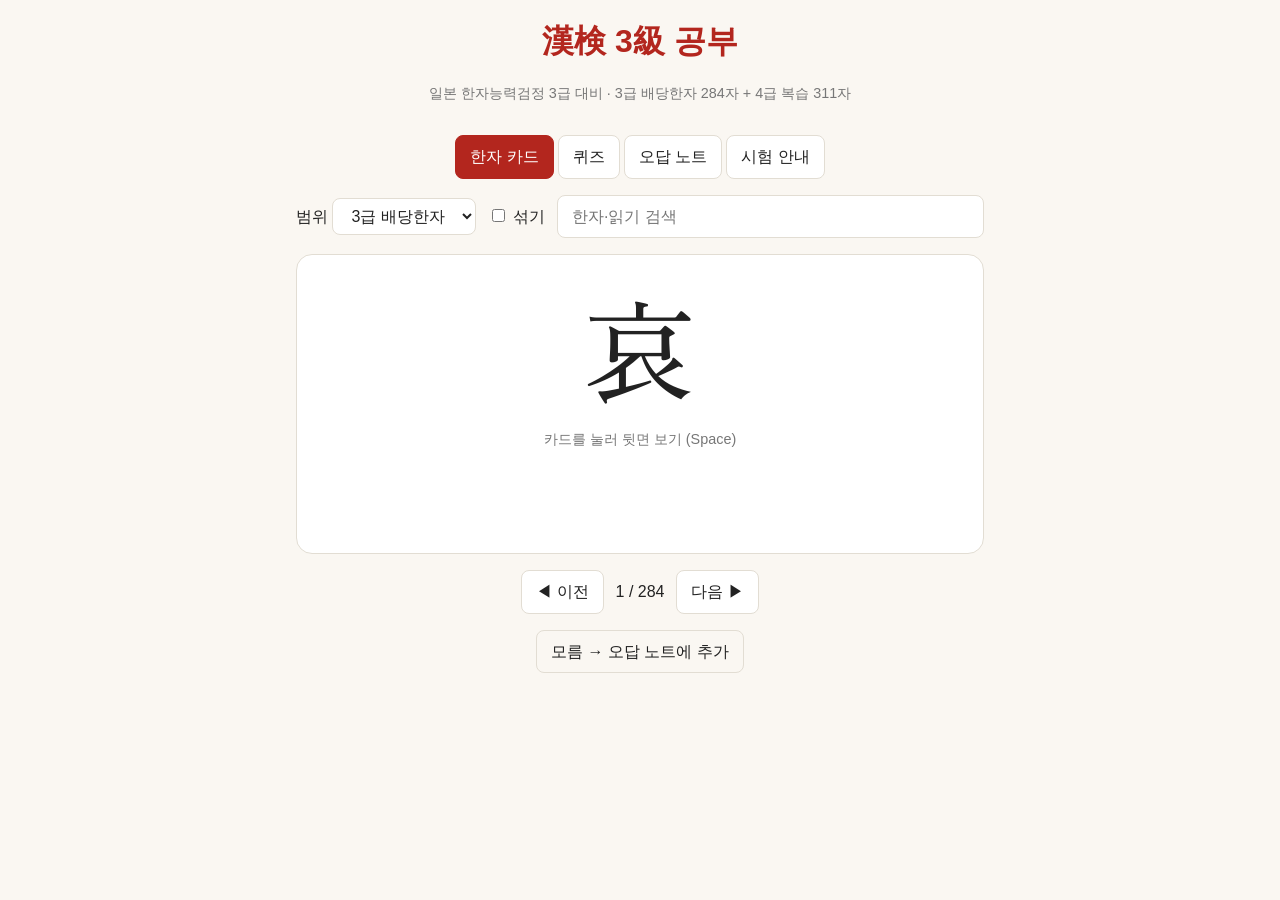
<file: index.html>
<!doctype html>
<html lang="ko">
<head>
  <meta charset="utf-8">
  <meta name="viewport" content="width=device-width, initial-scale=1">
  <title>漢検 3級 공부</title>
  <link rel="stylesheet" href="https://fonts.googleapis.com/css2?family=Zen+Old+Mincho:wght@400;700&display=swap">
  <link rel="stylesheet" href="css/style.css">
</head>
<body>
  <header>
    <h1>漢検 3級 공부</h1>
    <p class="sub">일본 한자능력검정 3급 대비 · 3급 배당한자 284자 + 4급 복습 311자</p>
  </header>

  <nav id="tabs">
    <button data-view="cards" class="active">한자 카드</button>
    <button data-view="quiz">퀴즈</button>
    <button data-view="review">오답 노트</button>
    <button data-view="about">시험 안내</button>
  </nav>

  <main>
    <section id="view-cards">
      <div class="toolbar">
        <label>범위
          <select id="card-level">
            <option value="3">3급 배당한자</option>
            <option value="4">4급 (복습)</option>
            <option value="all">전체</option>
          </select>
        </label>
        <label><input type="checkbox" id="card-shuffle"> 섞기</label>
        <input type="search" id="card-search" placeholder="한자·읽기 검색">
      </div>
      <div id="card" class="card" tabindex="0">
        <div class="card-kanji" id="card-kanji"></div>
        <div class="card-back" id="card-back" hidden></div>
        <p class="hint" id="card-hint">카드를 눌러 뒷면 보기 (Space)</p>
      </div>
      <div class="card-nav">
        <button id="card-prev">◀ 이전</button>
        <span id="card-pos"></span>
        <button id="card-next">다음 ▶</button>
      </div>
      <div class="card-nav">
        <button id="card-wrong" class="ghost">모름 → 오답 노트에 추가</button>
      </div>
    </section>

    <section id="view-quiz" hidden>
      <div id="quiz-menu">
        <div class="toolbar">
          <label>범위
            <select id="quiz-level">
              <option value="3">3급 배당한자</option>
              <option value="all">3급 + 4급</option>
              <option value="4">4급 (복습)</option>
            </select>
          </label>
          <label>문제 수
            <select id="quiz-count">
              <option>10</option><option selected>20</option><option>30</option>
            </select>
          </label>
        </div>
        <div class="grid" id="quiz-modes"></div>
      </div>
      <div id="quiz-play" hidden>
        <div class="progress"><div id="quiz-bar"></div></div>
        <p class="qmeta" id="quiz-meta"></p>
        <div class="question" id="quiz-q"></div>
        <p class="qsub" id="quiz-sub"></p>
        <div class="choices" id="quiz-choices"></div>
        <p class="explain" id="quiz-explain"></p>
        <div class="card-nav">
          <button id="quiz-quit" class="ghost">그만하기</button>
          <button id="quiz-next" hidden>다음 ▶</button>
        </div>
      </div>
      <div id="quiz-result" hidden>
        <h2 id="result-score"></h2>
        <p id="result-msg"></p>
        <ul id="result-wrong"></ul>
        <div class="card-nav">
          <button id="result-back">메뉴로</button>
          <button id="result-retry">같은 모드 다시</button>
        </div>
      </div>
    </section>

    <section id="view-review" hidden>
      <p>퀴즈에서 틀리거나 카드에서 「모름」으로 표시한 한자입니다. 이 브라우저에만 저장됩니다.</p>
      <div class="card-nav">
        <button id="review-quiz">오답 한자로 읽기 퀴즈</button>
        <button id="review-clear" class="ghost">오답 노트 비우기</button>
      </div>
      <p id="review-msg" class="note" role="status"></p>
      <div id="review-list" class="kgrid"></div>
      <h3>모드별 기록</h3>
      <table id="stats"></table>
    </section>

    <section id="view-about" hidden>
      <h2>漢検 3級 개요</h2>
      <ul>
        <li><b>수준</b>: 중학교 졸업 정도</li>
        <li><b>대상 한자</b>: 1,623자 (3급 배당한자 284자 + 4급 이하 1,339자)</li>
        <li><b>검정 시간</b>: 60분</li>
        <li><b>합격 기준</b>: 200점 만점 중 70% 정도 (약 140점)</li>
        <li><b>주요 출제 분야</b>: 읽기, 동음·동훈이자, 한자 식별, 숙어의 구성, 부수, 대의어·유의어, 오쿠리가나, 사자성어, 오자 정정, 쓰기</li>
      </ul>
      <p class="note">위 내용은 일본한자능력검정협회가 공개한 기준에 따른 것이지만, 이 프로그램 제작 시 공식 사이트에 직접 접속해 재확인하지 못했습니다. 응시 전 반드시
        <a href="https://www.kanken.or.jp/kanken/outline/degree/standard.html" target="_blank" rel="noopener">漢検 공식 사이트(級別の審査基準)</a>와
        <a href="https://www.kanken.or.jp/kanken/outline/data/outline_degree_national_list20200217.pdf" target="_blank" rel="noopener">級別漢字表(PDF)</a>에서 최신 정보를 확인하세요.</p>
      <p class="note">한자 데이터(읽기·부수·예시어)는 상용한자표(2010년 고시)와 漢検 부수 분류를 기준으로 작성했습니다. 오류를 발견하면 <code>js/data.js</code>를 수정하세요.</p>
    </section>
  </main>

  <script src="js/data.js"></script>
  <script src="js/app.js"></script>
</body>
</html>
</file>
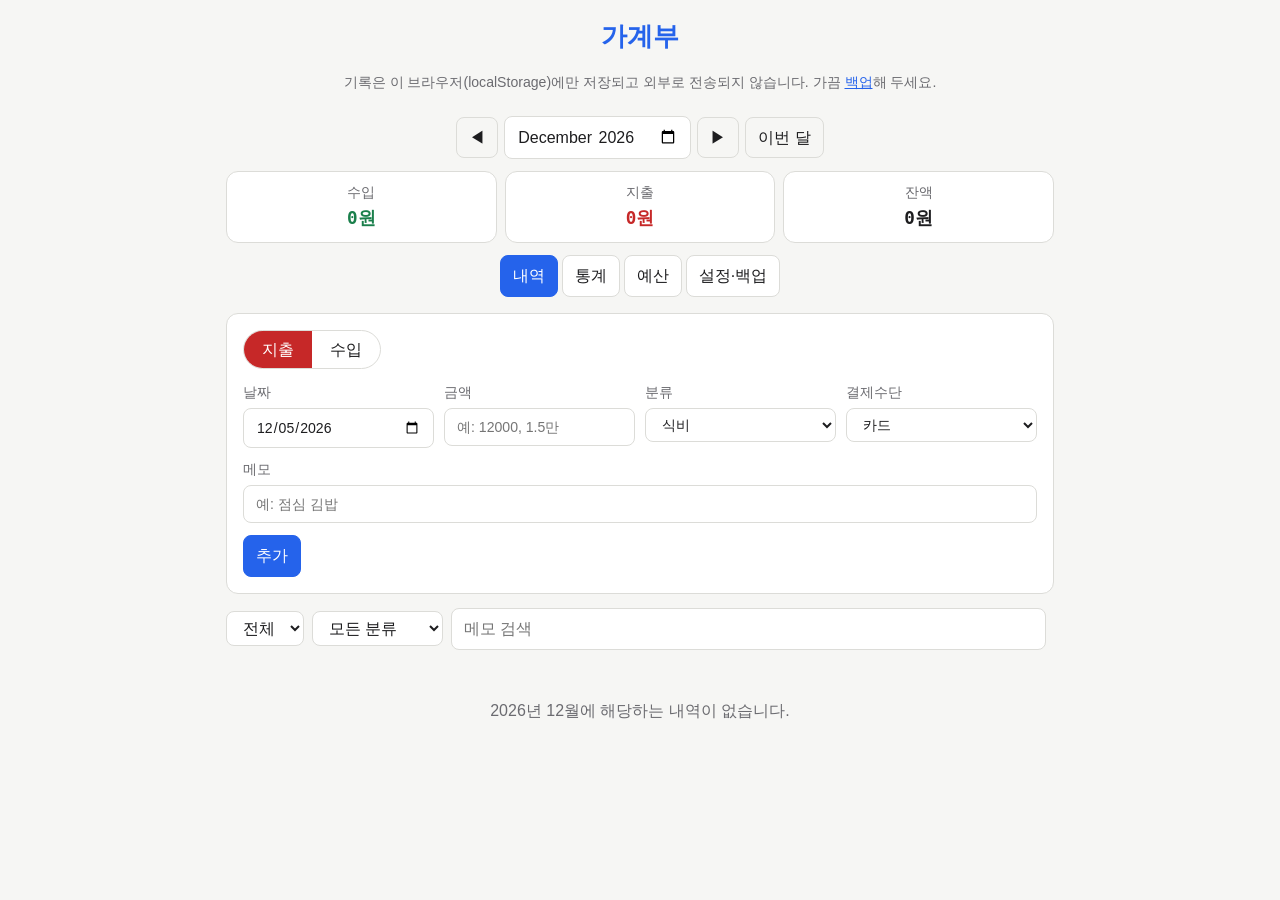
<file: budget/index.html>
<!doctype html>
<html lang="ko">
<head>
  <meta charset="utf-8">
  <meta name="viewport" content="width=device-width, initial-scale=1">
  <title>가계부</title>
  <link rel="stylesheet" href="css/style.css">
</head>
<body>
  <header>
    <h1>가계부</h1>
    <p class="sub">기록은 이 브라우저(localStorage)에만 저장되고 외부로 전송되지 않습니다. 가끔 <a href="#" data-goto="settings">백업</a>해 두세요.</p>
  </header>

  <div class="month-bar">
    <button id="prev-month" class="ghost" aria-label="이전 달">◀</button>
    <input type="month" id="month" aria-label="월 선택">
    <button id="next-month" class="ghost" aria-label="다음 달">▶</button>
    <button id="this-month" class="ghost">이번 달</button>
  </div>

  <section class="summary" aria-label="이번 달 요약">
    <div><span class="label">수입</span><strong id="sum-income" class="mono income">0원</strong></div>
    <div><span class="label">지출</span><strong id="sum-expense" class="mono expense">0원</strong></div>
    <div><span class="label">잔액</span><strong id="sum-balance" class="mono">0원</strong></div>
  </section>

  <nav id="tabs">
    <button data-view="list" class="active">내역</button>
    <button data-view="stats">통계</button>
    <button data-view="budget">예산</button>
    <button data-view="settings">설정·백업</button>
  </nav>

  <main>
    <!-- 내역 -->
    <section id="view-list">
      <form id="entry-form" class="card" autocomplete="off">
        <div class="type-toggle" role="radiogroup" aria-label="구분">
          <label><input type="radio" name="type" value="expense" checked><span>지출</span></label>
          <label><input type="radio" name="type" value="income"><span>수입</span></label>
        </div>
        <div class="grid">
          <label>날짜<input type="date" name="date" required></label>
          <label>금액<input type="text" name="amount" inputmode="numeric" placeholder="예: 12000, 1.5만" required></label>
          <label>분류<select name="category"></select></label>
          <label>결제수단<select name="method"></select></label>
          <label class="wide">메모<input type="text" name="memo" maxlength="200" placeholder="예: 점심 김밥"></label>
        </div>
        <p id="form-error" class="error" role="alert"></p>
        <div class="actions">
          <button type="submit" class="primary" id="save-btn">추가</button>
          <button type="button" class="ghost" id="cancel-edit" hidden>수정 취소</button>
        </div>
      </form>

      <div class="toolbar">
        <select id="f-type" aria-label="구분 필터">
          <option value="">전체</option><option value="expense">지출</option><option value="income">수입</option>
        </select>
        <select id="f-category" aria-label="분류 필터"><option value="">모든 분류</option></select>
        <input type="search" id="f-query" placeholder="메모 검색" aria-label="메모 검색">
        <span id="list-count" class="note"></span>
      </div>
      <div id="entries"></div>
    </section>

    <!-- 통계 -->
    <section id="view-stats" hidden>
      <div class="card">
        <h3>분류별 지출</h3>
        <div id="cat-chart" class="bars"></div>
      </div>
      <div class="card">
        <h3>분류별 수입</h3>
        <div id="cat-chart-income" class="bars"></div>
      </div>
      <div class="card">
        <h3>일별 지출</h3>
        <div id="daily-chart" class="chart"></div>
        <p id="daily-note" class="note"></p>
      </div>
      <div class="card">
        <h3>최근 6개월</h3>
        <div id="monthly-chart" class="chart"></div>
        <div class="table-wrap"><table class="table mono" id="monthly-table"></table></div>
      </div>
    </section>

    <!-- 예산 -->
    <section id="view-budget" hidden>
      <div class="card">
        <h3>예산 현황</h3>
        <div id="budget-status"></div>
      </div>
      <div class="card">
        <h3>월 예산 설정 <span class="note">(매달 같은 금액 적용, 0이나 빈칸이면 사용 안 함)</span></h3>
        <form id="budget-form" class="budget-grid"></form>
        <div class="actions"><button type="submit" form="budget-form" class="primary">예산 저장</button></div>
      </div>
    </section>

    <!-- 설정 -->
    <section id="view-settings" hidden>
      <div class="card">
        <h3>고정 수입·지출 <span class="note">(월세·통신비·급여 등. 해당 달을 열면 자동으로 추가)</span></h3>
        <form id="rec-form" class="grid" autocomplete="off">
          <label>구분<select name="type"><option value="expense">지출</option><option value="income">수입</option></select></label>
          <label>매월<input type="number" name="day" min="1" max="31" value="1" required></label>
          <label>금액<input type="text" name="amount" inputmode="numeric" required></label>
          <label>분류<select name="category"></select></label>
          <label>결제수단<select name="method"></select></label>
          <label>메모<input type="text" name="memo" maxlength="200"></label>
          <div class="actions wide"><button type="submit" class="primary">고정 항목 추가</button></div>
        </form>
        <p id="rec-error" class="error" role="alert"></p>
        <ul id="rec-list" class="plain-list"></ul>
      </div>

      <div class="card">
        <h3>분류 관리</h3>
        <div class="cat-columns">
          <div><h4>지출</h4><ul id="cat-expense" class="chips"></ul>
            <form class="cat-add" data-type="expense"><input type="text" maxlength="20" placeholder="새 지출 분류" aria-label="새 지출 분류"><button>추가</button></form></div>
          <div><h4>수입</h4><ul id="cat-income" class="chips"></ul>
            <form class="cat-add" data-type="income"><input type="text" maxlength="20" placeholder="새 수입 분류" aria-label="새 수입 분류"><button>추가</button></form></div>
        </div>
        <p class="note">분류를 지워도 이미 기록한 내역의 분류 이름은 그대로 남습니다.</p>
      </div>

      <div class="card">
        <h3>백업·내보내기</h3>
        <div class="actions">
          <button id="export-json">전체 백업 (JSON)</button>
          <label class="button">백업 복원<input type="file" id="import-json" accept=".json,application/json" hidden></label>
          <button id="export-csv">이번 달 CSV</button>
          <button id="export-csv-all">전체 CSV</button>
          <label class="button">CSV 가져오기<input type="file" id="import-csv" accept=".csv,text/csv" hidden></label>
        </div>
        <p class="note">CSV는 엑셀에서 바로 열 수 있습니다(UTF-8 BOM). 가져올 때 첫 줄에 <code>날짜,구분,분류,금액,결제수단,메모</code> 열 이름이 필요하며 <code>날짜</code>, <code>금액</code>만 있어도 됩니다. 구분이 없으면 음수는 지출, 양수는 수입으로 봅니다. 똑같은 내역은 중복으로 건너뜁니다.</p>
        <p id="io-msg" class="note" role="status"></p>
      </div>

      <div class="card danger">
        <h3>전체 삭제</h3>
        <p class="note">이 브라우저에 저장된 모든 내역·예산·설정을 지웁니다. 되돌릴 수 없습니다.</p>
        <button id="wipe" class="danger-btn">모두 지우기</button>
      </div>
    </section>
  </main>

  <div id="toast" class="toast" role="status" hidden></div>

  <script src="js/ledger.js"></script>
  <script src="js/app.js"></script>
</body>
</html>
</file>
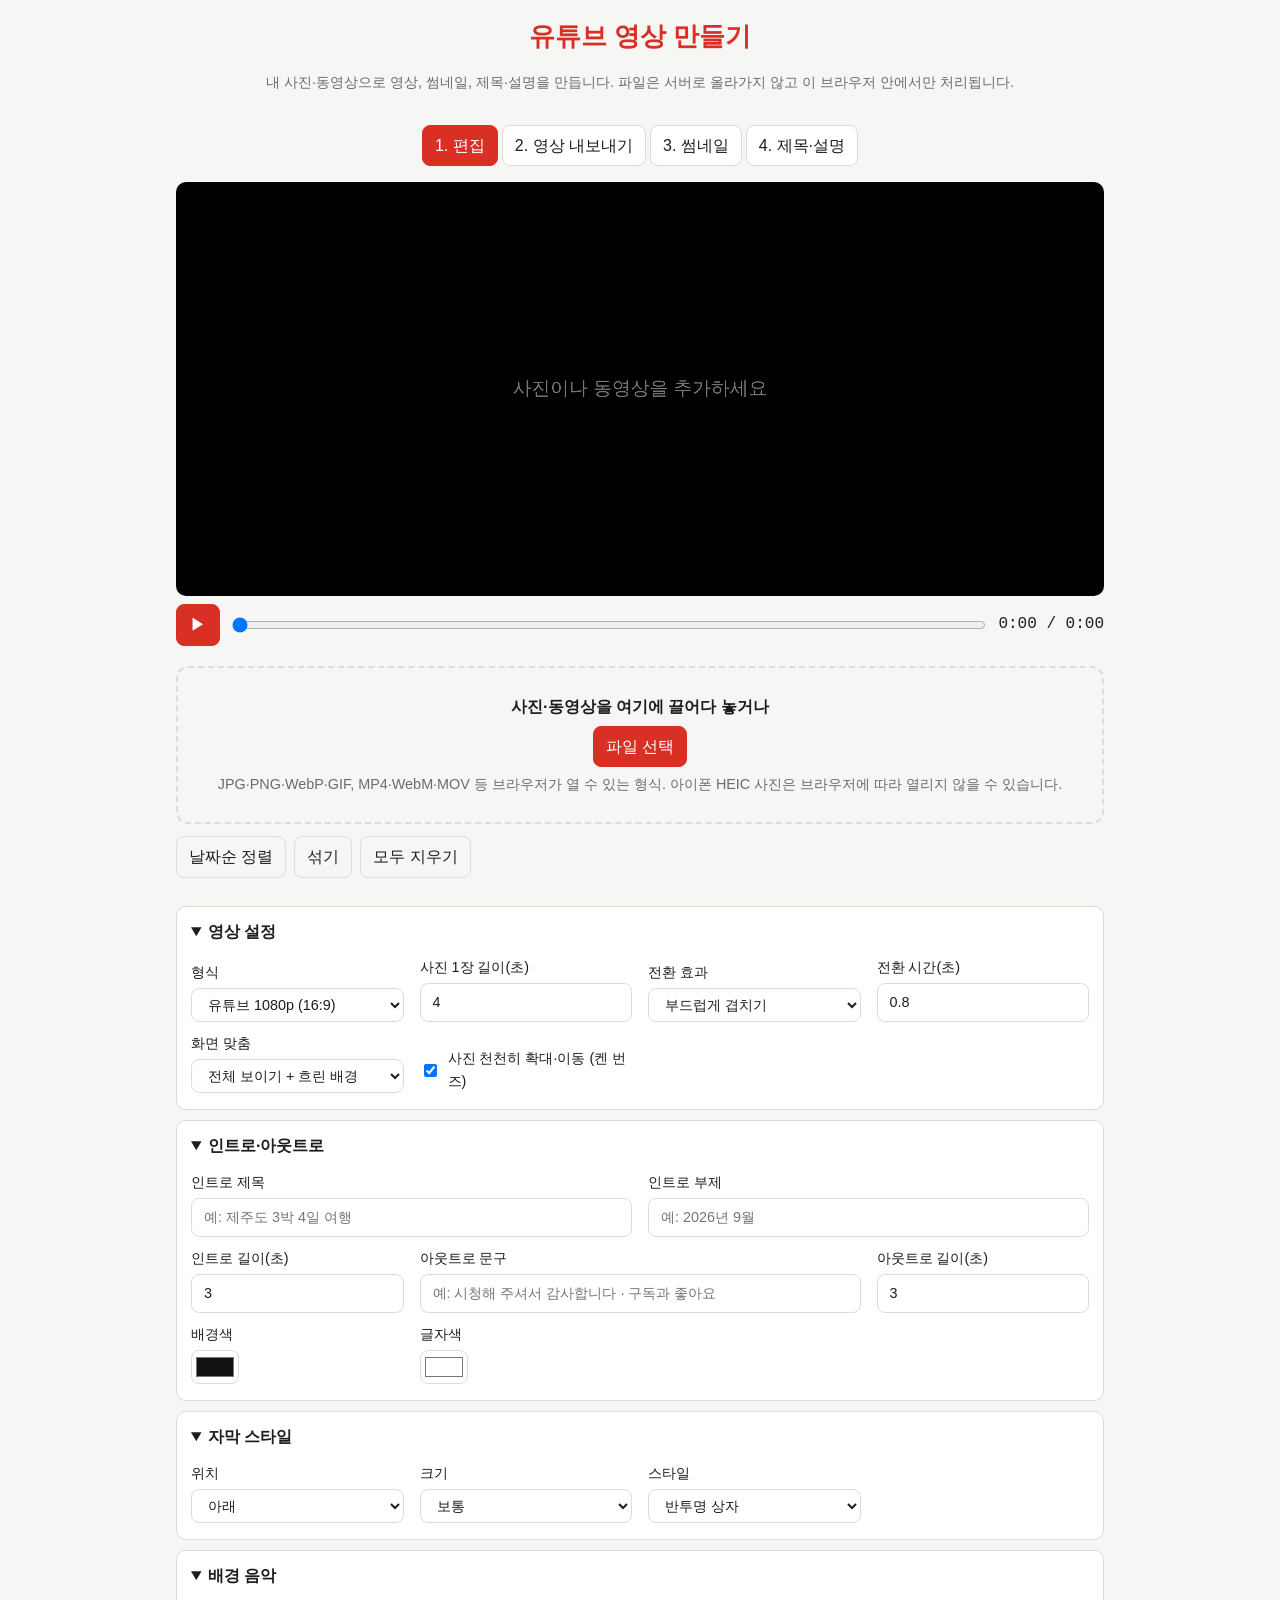
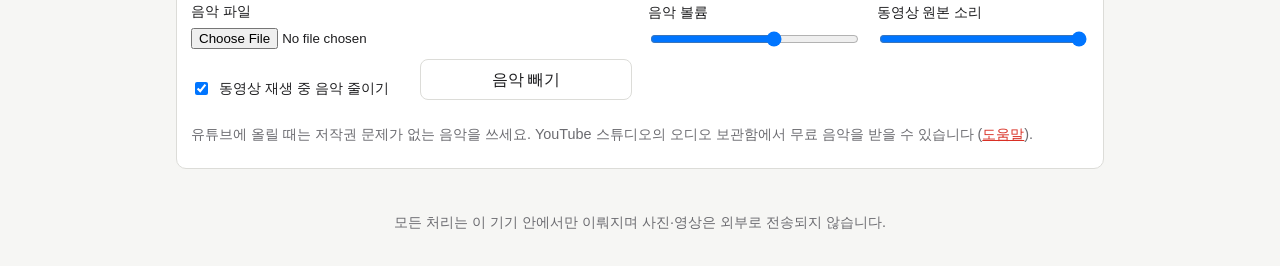
<file: video-maker/index.html>
<!doctype html>
<html lang="ko">
<head>
  <meta charset="utf-8">
  <meta name="viewport" content="width=device-width, initial-scale=1">
  <title>유튜브 영상 만들기</title>
  <link rel="stylesheet" href="css/style.css">
</head>
<body>
  <header>
    <h1>유튜브 영상 만들기</h1>
    <p class="sub">내 사진·동영상으로 영상, 썸네일, 제목·설명을 만듭니다. 파일은 서버로 올라가지 않고 이 브라우저 안에서만 처리됩니다.</p>
  </header>

  <nav id="tabs">
    <button data-view="edit" class="active">1. 편집</button>
    <button data-view="export">2. 영상 내보내기</button>
    <button data-view="thumb">3. 썸네일</button>
    <button data-view="meta">4. 제목·설명</button>
  </nav>

  <main>
    <!-- 미리보기는 모든 탭 위에 공통으로 둔다 -->
    <section id="stage">
      <div class="canvas-wrap"><canvas id="preview"></canvas></div>
      <div class="player">
        <button id="play" class="primary" aria-label="재생">▶</button>
        <input type="range" id="seek" min="0" max="1000" value="0" aria-label="위치">
        <span id="clock" class="mono">0:00 / 0:00</span>
      </div>
    </section>

    <section id="view-edit">
      <div id="drop" class="drop" tabindex="0">
        <p><strong>사진·동영상을 여기에 끌어다 놓거나</strong></p>
        <label class="button primary">파일 선택<input type="file" id="files" accept="image/*,video/*" multiple hidden></label>
        <p class="note">JPG·PNG·WebP·GIF, MP4·WebM·MOV 등 브라우저가 열 수 있는 형식. 아이폰 HEIC 사진은 브라우저에 따라 열리지 않을 수 있습니다.</p>
      </div>

      <div class="toolbar">
        <button id="sort-date" class="ghost" title="파일 수정 시각 순">날짜순 정렬</button>
        <button id="shuffle" class="ghost">섞기</button>
        <button id="clear" class="ghost">모두 지우기</button>
        <span id="summary" class="note"></span>
      </div>
      <ol id="clips" class="clips"></ol>

      <details open>
        <summary>영상 설정</summary>
        <div class="grid">
          <label>형식
            <select id="format"></select>
          </label>
          <label>사진 1장 길이(초)
            <input type="number" id="photo-dur" min="1" max="30" step="0.5" value="4">
          </label>
          <label>전환 효과
            <select id="transition">
              <option value="fade">부드럽게 겹치기</option>
              <option value="black">검은 화면 거쳐 가기</option>
              <option value="slide">밀어내기</option>
              <option value="none">없음 (컷)</option>
            </select>
          </label>
          <label>전환 시간(초)
            <input type="number" id="trans-dur" min="0.2" max="2" step="0.1" value="0.8">
          </label>
          <label>화면 맞춤
            <select id="fit">
              <option value="blur">전체 보이기 + 흐린 배경</option>
              <option value="cover">꽉 채우기 (가장자리 잘림)</option>
              <option value="contain">전체 보이기 + 검은 여백</option>
            </select>
          </label>
          <label class="check"><input type="checkbox" id="kenburns" checked> 사진 천천히 확대·이동 (켄 번즈)</label>
        </div>
      </details>

      <details open>
        <summary>인트로·아웃트로</summary>
        <div class="grid">
          <label class="wide">인트로 제목 <input type="text" id="intro-title" placeholder="예: 제주도 3박 4일 여행" maxlength="60"></label>
          <label class="wide">인트로 부제 <input type="text" id="intro-sub" placeholder="예: 2026년 9월" maxlength="80"></label>
          <label>인트로 길이(초) <input type="number" id="intro-dur" min="1" max="10" step="0.5" value="3"></label>
          <label class="wide">아웃트로 문구 <input type="text" id="outro-text" placeholder="예: 시청해 주셔서 감사합니다 · 구독과 좋아요" maxlength="80"></label>
          <label>아웃트로 길이(초) <input type="number" id="outro-dur" min="1" max="10" step="0.5" value="3"></label>
          <label>배경색 <input type="color" id="card-bg" value="#111111"></label>
          <label>글자색 <input type="color" id="card-fg" value="#ffffff"></label>
        </div>
      </details>

      <details open>
        <summary>자막 스타일</summary>
        <div class="grid">
          <label>위치
            <select id="cap-pos">
              <option value="bottom">아래</option>
              <option value="middle">가운데</option>
              <option value="top">위</option>
            </select>
          </label>
          <label>크기
            <select id="cap-size">
              <option value="0.045">작게</option>
              <option value="0.06" selected>보통</option>
              <option value="0.08">크게</option>
            </select>
          </label>
          <label>스타일
            <select id="cap-style">
              <option value="box">반투명 상자</option>
              <option value="outline">테두리 글자</option>
            </select>
          </label>
        </div>
      </details>

      <details open>
        <summary>배경 음악</summary>
        <div class="grid">
          <label class="wide">음악 파일
            <input type="file" id="bgm" accept="audio/*">
          </label>
          <label>음악 볼륨 <input type="range" id="bgm-vol" min="0" max="1" step="0.05" value="0.6"></label>
          <label>동영상 원본 소리 <input type="range" id="clip-vol" min="0" max="1" step="0.05" value="1"></label>
          <label class="check"><input type="checkbox" id="duck" checked> 동영상 재생 중 음악 줄이기</label>
          <button id="bgm-clear" class="ghost">음악 빼기</button>
        </div>
        <p class="note">유튜브에 올릴 때는 저작권 문제가 없는 음악을 쓰세요. YouTube 스튜디오의 오디오 보관함에서 무료 음악을 받을 수 있습니다 (<a href="https://support.google.com/youtube/answer/3376882" target="_blank" rel="noopener">도움말</a>).</p>
      </details>
    </section>

    <section id="view-export" hidden>
      <p>편집한 영상을 파일로 만듭니다.</p>
      <div class="modes">
        <label class="mode"><input type="radio" name="export-mode" value="fast" checked>
          <span><b>빠른 변환 (권장)</b><br><span class="note">한 장면씩 그려서 영상 파일로 만듭니다. 재생 속도에 맞춰 녹화하지 않으므로 컴퓨터 사양이 낮아도 끊기지 않습니다. 걸리는 시간은 컴퓨터 성능에 따라 다릅니다.</span></span></label>
        <label class="mode"><input type="radio" name="export-mode" value="realtime">
          <span><b>실시간 녹화</b><br><span class="note">미리보기를 재생하면서 녹화합니다. 영상 길이만큼 걸리고, 녹화 중에는 이 탭을 화면에 띄워 두어야 합니다. 사양이 낮으면 끊길 수 있습니다.</span></span></label>
      </div>
      <p id="fast-unsupported" class="note warn-text" hidden>이 브라우저는 빠른 변환(WebCodecs)을 지원하지 않아 실시간 녹화만 쓸 수 있습니다. 최신 크롬·엣지·파이어폭스에서는 빠른 변환을 쓸 수 있습니다.</p>
      <div class="toolbar">
        <button id="export-start" class="primary">영상 만들기 시작</button>
        <button id="export-cancel" hidden>취소</button>
        <span id="export-info" class="note"></span>
      </div>
      <progress id="export-progress" max="1" value="0" hidden></progress>
      <div id="export-result" hidden>
        <video id="result-video" controls playsinline></video>
        <p><a id="result-link" class="button primary" download>영상 파일 받기</a> <span id="result-size" class="note"></span></p>
      </div>
      <div class="note">
        <p>· 결과 형식은 브라우저가 지원하면 MP4, 아니면 WebM입니다. 둘 다 유튜브에 바로 올릴 수 있습니다.</p>
        <p>· 비트레이트는 유튜브 권장 인코딩 설정(1080p 30fps 8Mbps, 720p 5Mbps)에 맞췄습니다.</p>
        <p>· 결과 영상은 화면을 다시 그린 것이라 원본 사진의 촬영 위치(GPS) 같은 EXIF 정보는 들어가지 않습니다.</p>
      </div>
    </section>

    <section id="view-thumb" hidden>
      <p>유튜브 권장 크기 1280×720 썸네일을 만듭니다. 위 미리보기에서 원하는 장면으로 이동한 뒤 <b>현재 장면 가져오기</b>를 누르세요.</p>
      <div class="toolbar">
        <button id="thumb-grab" class="primary">현재 장면 가져오기</button>
        <label class="button">다른 사진 쓰기<input type="file" id="thumb-file" accept="image/*" hidden></label>
      </div>
      <div class="canvas-wrap thumb"><canvas id="thumb" width="1280" height="720"></canvas></div>
      <div class="grid">
        <label class="wide">큰 글자 <input type="text" id="thumb-text" placeholder="예: 제주 여행 VLOG" maxlength="40"></label>
        <label class="wide">작은 글자 <input type="text" id="thumb-sub" placeholder="예: 3박 4일 코스 총정리" maxlength="60"></label>
        <label>글자색 <input type="color" id="thumb-color" value="#ffffff"></label>
        <label>강조색(테두리) <input type="color" id="thumb-stroke" value="#e53935"></label>
        <label>위치
          <select id="thumb-pos">
            <option value="left">왼쪽 아래</option>
            <option value="center">가운데</option>
            <option value="right">오른쪽 위</option>
          </select>
        </label>
        <label>배경 어둡게 <input type="range" id="thumb-dim" min="0" max="0.8" step="0.05" value="0.25"></label>
      </div>
      <p><button id="thumb-save" class="primary">썸네일 PNG 받기</button> <span id="thumb-size" class="note"></span></p>
      <p class="note">유튜브 썸네일 권장: 1280×720(16:9), 2MB 이하, JPG·GIF·PNG. 2MB가 넘으면 자동으로 JPG로 저장합니다.</p>
    </section>

    <section id="view-meta" hidden>
      <div class="grid one">
        <label>제목 <span id="title-count" class="count"></span>
          <input type="text" id="meta-title" placeholder="검색될 만한 핵심어를 앞쪽에">
        </label>
        <label>설명 <span id="desc-count" class="count"></span>
          <textarea id="meta-desc" rows="5" placeholder="영상 소개, 촬영 장소·장비, 관련 링크 등"></textarea>
        </label>
        <label>챕터 (자막에서 자동 생성 — 편집 탭의 각 항목에서 '챕터로 쓰기'를 체크)
          <textarea id="meta-chapters" rows="5" class="mono"></textarea>
        </label>
        <div><button id="chapter-reset" class="ghost">자막에서 다시 만들기</button></div>
        <ul id="chapter-warn" class="warn"></ul>
        <label>해시태그 (쉼표로 구분, 설명 끝에 붙음)
          <input type="text" id="meta-hashtags" placeholder="예: 제주여행, 브이로그">
        </label>
        <label>태그 (쉼표로 구분) <span id="tags-count" class="count"></span>
          <input type="text" id="meta-tags" placeholder="예: 제주도, 제주 여행, 여행 브이로그">
        </label>
      </div>
      <ul id="meta-issues" class="warn"></ul>
      <h3>완성된 설명</h3>
      <textarea id="meta-out" rows="10" readonly class="mono"></textarea>
      <div class="toolbar">
        <button id="copy-title">제목 복사</button>
        <button id="copy-desc" class="primary">설명 복사</button>
        <button id="copy-tags">태그 복사</button>
        <button id="meta-save">텍스트 파일로 저장</button>
        <span id="copy-msg" class="note"></span>
      </div>
      <p class="note">제한값 출처: YouTube 고객센터 — 제목 100자, 설명 5,000자, 태그 합계 500자, 해시태그 60개 초과 시 모두 무시, 챕터는 0:00에서 시작·3개 이상·각 10초 이상, 쇼츠는 최대 3분.</p>
    </section>
  </main>

  <footer class="note">모든 처리는 이 기기 안에서만 이뤄지며 사진·영상은 외부로 전송되지 않습니다.</footer>

  <script src="lib/mp4-muxer.js"></script>
  <script src="lib/webm-muxer.js"></script>
  <script src="js/timeline.js"></script>
  <script src="js/app.js"></script>
</body>
</html>
</file>
<file: css/style.css>
:root {
  --bg: #faf7f2;
  --fg: #222;
  --muted: #777;
  --card: #fff;
  --line: #e2ddd3;
  --accent: #b3261e;
  --ok: #2e7d32;
  --ng: #c62828;
}
@media (prefers-color-scheme: dark) {
  :root:not([data-theme="light"]) {
    --bg: #1b1a18;
    --fg: #eee;
    --muted: #aaa;
    --card: #262522;
    --line: #3a3833;
    --accent: #ef8a80;
    --ok: #81c784;
    --ng: #ef9a9a;
    color-scheme: dark;
  }
}
:root[data-theme="dark"] {
  --bg: #1b1a18;
  --fg: #eee;
  --muted: #aaa;
  --card: #262522;
  --line: #3a3833;
  --accent: #ef8a80;
  --ok: #81c784;
  --ng: #ef9a9a;
  color-scheme: dark;
}
* { box-sizing: border-box; }
body {
  margin: 0;
  background: var(--bg);
  color: var(--fg);
  font-family: "Hiragino Sans", "Noto Sans JP", "Noto Sans KR", "Apple SD Gothic Neo", sans-serif;
  line-height: 1.6;
}
header { padding: 16px; text-align: center; }
h1 { margin: 0; color: var(--accent); }
.sub, .hint, .qmeta, .note { color: var(--muted); font-size: 0.9rem; }
main { max-width: 720px; margin: 0 auto; padding: 0 16px 48px; }
nav { display: flex; justify-content: center; gap: 4px; flex-wrap: wrap; padding: 0 16px 16px; }
button, select, input[type=search] {
  font: inherit;
  padding: 8px 14px;
  border: 1px solid var(--line);
  border-radius: 8px;
  background: var(--card);
  color: var(--fg);
}
button { cursor: pointer; }
button:hover { border-color: var(--accent); }
nav button.active, button.primary { background: var(--accent); color: #fff; border-color: var(--accent); }
button.ghost { background: transparent; }
.toolbar { display: flex; flex-wrap: wrap; gap: 12px; align-items: center; margin-bottom: 16px; }
.toolbar input[type=search] { flex: 1; min-width: 140px; }

.card {
  background: var(--card);
  border: 1px solid var(--line);
  border-radius: 16px;
  min-height: 300px;
  padding: 24px;
  text-align: center;
  cursor: pointer;
  user-select: none;
}
.card-kanji { font-size: 7rem; line-height: 1.2; font-family: "Zen Old Mincho", "Hiragino Mincho ProN", "Noto Serif JP", serif; }
.card-back { text-align: left; }
.card-back dt { color: var(--muted); font-size: 0.85rem; }
.card-back dd { margin: 0 0 8px; font-size: 1.1rem; }
.badge { display: inline-block; font-size: 0.75rem; padding: 0 8px; border-radius: 99px; border: 1px solid var(--accent); color: var(--accent); }
.card-nav { display: flex; justify-content: center; align-items: center; gap: 12px; margin-top: 16px; flex-wrap: wrap; }

.grid { display: grid; grid-template-columns: repeat(auto-fill, minmax(200px, 1fr)); gap: 12px; }
.mode { text-align: left; padding: 16px; }
.mode b { display: block; font-size: 1.1rem; }
.mode small { color: var(--muted); }

.progress { height: 6px; background: var(--line); border-radius: 3px; overflow: hidden; }
#quiz-bar { height: 100%; width: 0; background: var(--accent); transition: width .2s; }
.question {
  font-size: 2.6rem;
  text-align: center;
  margin: 24px 0 4px;
  font-family: "Zen Old Mincho", "Hiragino Mincho ProN", "Noto Serif JP", serif;
  word-break: keep-all;
}
.question u { text-decoration-color: var(--accent); text-underline-offset: 6px; }
.qsub { text-align: center; color: var(--muted); min-height: 1.6em; }
.choices { display: grid; grid-template-columns: 1fr 1fr; gap: 10px; margin-top: 16px; }
.choices button { font-size: 1.4rem; padding: 14px; }
.choices button.ok { background: var(--ok); color: #fff; border-color: var(--ok); }
.choices button.ng { background: var(--ng); color: #fff; border-color: var(--ng); }
.explain { min-height: 1.6em; text-align: center; }

.kgrid { display: flex; flex-wrap: wrap; gap: 6px; margin: 16px 0; }
.kgrid span {
  font-size: 1.6rem; width: 2.4em; text-align: center;
  background: var(--card); border: 1px solid var(--line); border-radius: 8px; cursor: pointer;
}
table { border-collapse: collapse; width: 100%; }
td, th { border-bottom: 1px solid var(--line); padding: 6px; text-align: left; }
#result-wrong li { margin-bottom: 4px; }
a { color: var(--accent); }
@media (max-width: 480px) {
  .card-kanji { font-size: 5rem; }
  .question { font-size: 2rem; }
  .choices button { font-size: 1.2rem; }
}
</file>
<file: budget/css/style.css>
:root {
  --bg: #f6f6f4;
  --fg: #1d1d1f;
  --muted: #6b6b70;
  --card: #fff;
  --line: #dcdcd8;
  --accent: #2563eb;
  --income: #1a7f4b;
  --expense: #c62828;
  --warn: #b26a00;
  --on-accent: #fff;
}
@media (prefers-color-scheme: dark) {
  :root:not([data-theme="light"]) {
    --bg: #161617;
    --fg: #ececec;
    --muted: #a0a0a6;
    --card: #232325;
    --line: #3a3a3d;
    --accent: #6ea0ff;
    --income: #4cc38a;
    --expense: #ff7a70;
    --warn: #ffb74d;
    --on-accent: #111;
    color-scheme: dark;
  }
}
:root[data-theme="dark"] {
  --bg: #161617;
  --fg: #ececec;
  --muted: #a0a0a6;
  --card: #232325;
  --line: #3a3a3d;
  --accent: #6ea0ff;
  --income: #4cc38a;
  --expense: #ff7a70;
  --warn: #ffb74d;
  --on-accent: #111;
  color-scheme: dark;
}
* { box-sizing: border-box; }
[hidden] { display: none !important; }
body {
  margin: 0;
  background: var(--bg);
  color: var(--fg);
  font-family: "Pretendard", "Apple SD Gothic Neo", "Noto Sans KR", "Malgun Gothic", sans-serif;
  line-height: 1.6;
}
header { padding: 16px 16px 8px; text-align: center; }
h1 { margin: 0; color: var(--accent); font-size: 1.6rem; }
h3 { margin: 0 0 10px; font-size: 1.05rem; }
h4 { margin: 0 0 6px; }
a { color: var(--accent); }
.sub, .note { color: var(--muted); font-size: 0.88rem; }
.mono { font-family: ui-monospace, "SF Mono", Menlo, Consolas, monospace; font-variant-numeric: tabular-nums; }
.income { color: var(--income); }
.expense { color: var(--expense); }
.error { color: var(--expense); margin: 6px 0 0; min-height: 0; }
.error:empty { display: none; }
code { background: var(--line); padding: 0 4px; border-radius: 4px; }

main { max-width: 860px; margin: 0 auto; padding: 0 16px 40px; }
nav { display: flex; justify-content: center; gap: 4px; flex-wrap: wrap; padding: 0 16px 16px; }

button, select, input[type=text], input[type=number], input[type=date], input[type=month], input[type=search], .button {
  font: inherit;
  padding: 7px 12px;
  border: 1px solid var(--line);
  border-radius: 8px;
  background: var(--card);
  color: var(--fg);
  min-width: 0;
}
button, .button { cursor: pointer; display: inline-block; }
button:hover, .button:hover { border-color: var(--accent); }
button.primary { background: var(--accent); border-color: var(--accent); color: var(--on-accent); }
button.ghost { background: transparent; }
nav button.active { background: var(--accent); border-color: var(--accent); color: var(--on-accent); }
.danger-btn { color: var(--expense); border-color: var(--expense); }
:focus-visible { outline: 2px solid var(--accent); outline-offset: 2px; }

.month-bar { display: flex; justify-content: center; align-items: center; gap: 6px; padding: 0 16px 12px; flex-wrap: wrap; }
.summary { display: grid; grid-template-columns: repeat(3, 1fr); gap: 8px; max-width: 860px; margin: 0 auto 12px; padding: 0 16px; }
.summary > div { background: var(--card); border: 1px solid var(--line); border-radius: 12px; padding: 10px 12px; text-align: center; }
.summary .label { display: block; color: var(--muted); font-size: 0.85rem; }
.summary strong { font-size: 1.1rem; word-break: break-all; }

.card { background: var(--card); border: 1px solid var(--line); border-radius: 12px; padding: 16px; margin-bottom: 14px; }
.card.danger { border-color: var(--expense); }
.grid { display: grid; grid-template-columns: repeat(auto-fit, minmax(160px, 1fr)); gap: 10px; }
.grid label { display: flex; flex-direction: column; gap: 4px; font-size: 0.88rem; color: var(--muted); }
.grid label > * { color: var(--fg); }
.wide { grid-column: 1 / -1; }
.actions { display: flex; gap: 8px; flex-wrap: wrap; margin-top: 12px; align-items: center; }

.type-toggle { display: inline-flex; border: 1px solid var(--line); border-radius: 999px; overflow: hidden; margin-bottom: 12px; }
.type-toggle input { position: absolute; opacity: 0; pointer-events: none; }
.type-toggle span { display: block; padding: 6px 18px; cursor: pointer; }
.type-toggle input:checked + span { color: var(--on-accent); background: var(--expense); }
.type-toggle input[value=income]:checked + span { background: var(--income); }
.type-toggle input:focus-visible + span { outline: 2px solid var(--accent); outline-offset: -2px; }

.toolbar { display: flex; gap: 8px; flex-wrap: wrap; align-items: center; margin-bottom: 10px; }
.toolbar input[type=search] { flex: 1 1 140px; }

.day-group { background: var(--card); border: 1px solid var(--line); border-radius: 12px; margin-bottom: 10px; overflow: hidden; }
.day-head { display: flex; justify-content: space-between; gap: 8px; padding: 6px 12px; background: color-mix(in srgb, var(--line) 40%, transparent); font-size: 0.88rem; }
.entry { display: grid; grid-template-columns: 1fr auto auto; gap: 8px; align-items: center; padding: 8px 12px; border-top: 1px solid var(--line); }
.entry .meta { min-width: 0; }
.entry .cat { font-weight: 600; }
.entry .memo { color: var(--muted); font-size: 0.88rem; overflow-wrap: anywhere; }
.entry .amt { white-space: nowrap; font-weight: 600; }
.entry .btns { display: flex; gap: 4px; }
.entry .btns button { padding: 4px 8px; font-size: 0.82rem; }
.badge { font-size: 0.75rem; color: var(--muted); border: 1px solid var(--line); border-radius: 999px; padding: 0 6px; margin-left: 4px; }
.empty { text-align: center; color: var(--muted); padding: 32px 0; }

.bars .row { display: grid; grid-template-columns: 7.5em 1fr auto; gap: 8px; align-items: center; margin: 6px 0; font-size: 0.9rem; }
.bars .track { height: 12px; background: color-mix(in srgb, var(--line) 60%, transparent); border-radius: 6px; overflow: hidden; }
.bars .fill { height: 100%; border-radius: 6px; background: var(--expense); }
.bars.is-income .fill { background: var(--income); }
.bars .name { overflow: hidden; text-overflow: ellipsis; white-space: nowrap; }
.chart svg { width: 100%; height: auto; display: block; }
.chart text { fill: var(--muted); font-size: 12px; }
.table { width: 100%; border-collapse: collapse; margin-top: 10px; font-size: 0.88rem; }
.table th, .table td { padding: 4px 6px; border-bottom: 1px solid var(--line); text-align: right; white-space: nowrap; }
.table-wrap { overflow-x: auto; }
.table th:first-child, .table td:first-child { text-align: left; }

.budget-item { margin: 10px 0; }
.budget-item .top { display: flex; justify-content: space-between; gap: 8px; flex-wrap: wrap; font-size: 0.9rem; }
.budget-item .track { height: 10px; background: color-mix(in srgb, var(--line) 60%, transparent); border-radius: 5px; overflow: hidden; margin-top: 4px; }
.budget-item .fill { height: 100%; background: var(--income); }
.budget-item.warn .fill { background: var(--warn); }
.budget-item.over .fill { background: var(--expense); }
.budget-item.over .remain { color: var(--expense); font-weight: 600; }
.budget-grid { display: grid; grid-template-columns: repeat(auto-fit, minmax(180px, 1fr)); gap: 8px 12px; }
.budget-grid label { display: grid; grid-template-columns: 1fr 7.5em; align-items: center; gap: 6px; font-size: 0.9rem; }
.budget-grid label.total { grid-column: 1 / -1; font-weight: 600; }

.plain-list { list-style: none; padding: 0; margin: 10px 0 0; }
.plain-list li { display: flex; justify-content: space-between; gap: 8px; align-items: center; padding: 6px 0; border-top: 1px solid var(--line); flex-wrap: wrap; }
.cat-columns { display: grid; grid-template-columns: repeat(auto-fit, minmax(240px, 1fr)); gap: 16px; }
.chips { list-style: none; padding: 0; margin: 0 0 8px; display: flex; flex-wrap: wrap; gap: 6px; }
.chips li { border: 1px solid var(--line); border-radius: 999px; padding: 2px 4px 2px 10px; font-size: 0.88rem; display: flex; align-items: center; gap: 2px; }
.chips button { border: 0; padding: 0 6px; background: transparent; color: var(--muted); }
.cat-add { display: flex; gap: 6px; }
.cat-add input { flex: 1; }

.toast { position: fixed; left: 50%; bottom: 20px; transform: translateX(-50%); background: var(--fg); color: var(--bg); padding: 8px 16px; border-radius: 999px; font-size: 0.9rem; z-index: 10; max-width: calc(100% - 32px); }

@media (max-width: 520px) {
  .summary { gap: 6px; }
  .summary strong { font-size: 0.95rem; }
  .entry { grid-template-columns: 1fr auto; }
  .entry .btns { grid-column: 1 / -1; justify-content: flex-end; }
  .bars .row { grid-template-columns: 5.5em 1fr auto; }
  .table { font-size: 0.8rem; }
}
</file>
<file: video-maker/css/style.css>
:root {
  --bg: #f6f6f4;
  --fg: #1d1d1f;
  --muted: #6b6b70;
  --card: #fff;
  --line: #dcdcd8;
  --accent: #d93025;
  --warn: #b26a00;
}
@media (prefers-color-scheme: dark) {
  :root:not([data-theme="light"]) {
    --bg: #161617;
    --fg: #ececec;
    --muted: #a0a0a6;
    --card: #232325;
    --line: #3a3a3d;
    --accent: #ff6b5e;
    --warn: #ffb74d;
    color-scheme: dark;
  }
}
:root[data-theme="dark"] {
  --bg: #161617;
  --fg: #ececec;
  --muted: #a0a0a6;
  --card: #232325;
  --line: #3a3a3d;
  --accent: #ff6b5e;
  --warn: #ffb74d;
  color-scheme: dark;
}
* { box-sizing: border-box; }
body {
  margin: 0;
  background: var(--bg);
  color: var(--fg);
  font-family: "Pretendard", "Apple SD Gothic Neo", "Noto Sans KR", "Malgun Gothic", sans-serif;
  line-height: 1.6;
}
header { padding: 16px; text-align: center; }
h1 { margin: 0; color: var(--accent); font-size: 1.6rem; }
h3 { margin: 16px 0 6px; }
.sub, .note { color: var(--muted); font-size: 0.9rem; }
.note p { margin: 4px 0; }
main { max-width: 960px; margin: 0 auto; padding: 0 16px 32px; }
footer { text-align: center; padding: 0 16px 32px; }
nav { display: flex; justify-content: center; gap: 4px; flex-wrap: wrap; padding: 0 16px 16px; }
a { color: var(--accent); }
.mono { font-family: ui-monospace, "SF Mono", Menlo, Consolas, monospace; font-variant-numeric: tabular-nums; }

button, select, input[type=text], input[type=number], textarea, .button {
  font: inherit;
  padding: 7px 12px;
  border: 1px solid var(--line);
  border-radius: 8px;
  background: var(--card);
  color: var(--fg);
}
button, .button { cursor: pointer; display: inline-block; text-decoration: none; }
button:hover, .button:hover { border-color: var(--accent); }
button:disabled { opacity: 0.5; cursor: default; }
nav button.active, button.primary, .button.primary { background: var(--accent); color: #fff; border-color: var(--accent); }
button.ghost { background: transparent; }
input[type=color] { width: 48px; height: 34px; padding: 2px; border: 1px solid var(--line); border-radius: 8px; background: var(--card); }
textarea { width: 100%; resize: vertical; }

#stage { background: var(--bg); padding-bottom: 8px; }
@media (min-height: 820px) and (min-width: 700px) { #stage { position: sticky; top: 0; z-index: 5; } }
.canvas-wrap { background: #000; border-radius: 10px; overflow: hidden; display: flex; justify-content: center; }
.canvas-wrap canvas { display: block; max-width: 100%; max-height: 46vh; width: auto; height: auto; }
.canvas-wrap.thumb canvas { max-height: none; width: 100%; }
.player { display: flex; align-items: center; gap: 10px; margin-top: 8px; }
.player input[type=range] { flex: 1; min-width: 0; }
#play { width: 44px; padding: 7px 0; }

.drop {
  border: 2px dashed var(--line);
  border-radius: 12px;
  padding: 20px 16px;
  text-align: center;
  margin: 12px 0;
}
.drop.over { border-color: var(--accent); background: color-mix(in srgb, var(--accent) 8%, transparent); }
.drop p { margin: 6px 0; }

.toolbar { display: flex; flex-wrap: wrap; gap: 8px; align-items: center; margin: 12px 0; }

.clips { list-style: none; padding: 0; margin: 0 0 16px; display: grid; gap: 8px; }
.clip {
  display: grid;
  grid-template-columns: auto 96px 1fr;
  gap: 10px;
  align-items: start;
  background: var(--card);
  border: 1px solid var(--line);
  border-radius: 10px;
  padding: 8px;
}
.clip.dragging { opacity: 0.4; }
.clip.drop-before { box-shadow: 0 -3px 0 var(--accent); }
.clip .handle { cursor: grab; color: var(--muted); user-select: none; padding: 4px 2px; font-size: 1.1rem; }
.clip .thumbnail { width: 96px; height: 64px; object-fit: cover; border-radius: 6px; background: #000; cursor: pointer; }
.clip .body { display: grid; gap: 6px; min-width: 0; }
.clip .row { display: flex; flex-wrap: wrap; gap: 6px 12px; align-items: center; font-size: 0.9rem; }
.clip .name { font-weight: 600; overflow: hidden; text-overflow: ellipsis; white-space: nowrap; max-width: 100%; }
.clip input[type=number] { width: 76px; padding: 4px 6px; }
.clip input[type=text] { width: 100%; padding: 5px 8px; }
.clip .actions { margin-left: auto; display: flex; gap: 4px; }
.clip .actions button { padding: 3px 9px; }
.badge { font-size: 0.75rem; padding: 1px 6px; border-radius: 4px; background: var(--line); color: var(--fg); }

details { background: var(--card); border: 1px solid var(--line); border-radius: 10px; padding: 8px 14px; margin-bottom: 10px; }
summary { cursor: pointer; font-weight: 600; padding: 4px 0; }
.grid { display: grid; grid-template-columns: repeat(auto-fill, minmax(200px, 1fr)); gap: 10px 16px; padding: 8px 0; align-items: end; }
.grid.one { grid-template-columns: 1fr; }
.grid label { display: flex; flex-direction: column; gap: 4px; font-size: 0.9rem; }
.grid label.wide { grid-column: span 2; }
.grid label.check { flex-direction: row; align-items: center; gap: 8px; }
.count { color: var(--muted); font-size: 0.8rem; }
.count.over { color: var(--accent); font-weight: 600; }
.warn { color: var(--warn); font-size: 0.9rem; padding-left: 20px; margin: 4px 0; }
.warn:empty { display: none; }

progress { width: 100%; height: 14px; }
.modes { display: grid; gap: 8px; margin: 8px 0 4px; }
.mode { display: flex; gap: 10px; align-items: flex-start; background: var(--card); border: 1px solid var(--line); border-radius: 10px; padding: 10px 12px; cursor: pointer; }
.mode:has(input:checked) { border-color: var(--accent); }
.mode input { margin-top: 5px; }
.mode input:disabled + span { opacity: 0.5; }
.warn-text { color: var(--warn); }
#result-video { width: 100%; max-height: 50vh; background: #000; border-radius: 10px; }

@media (max-width: 600px) {
  .grid label.wide { grid-column: auto; }
  .clip { grid-template-columns: auto 72px 1fr; }
  .clip .thumbnail { width: 72px; height: 54px; }
  .canvas-wrap canvas { max-height: 36vh; }
}
</file>
